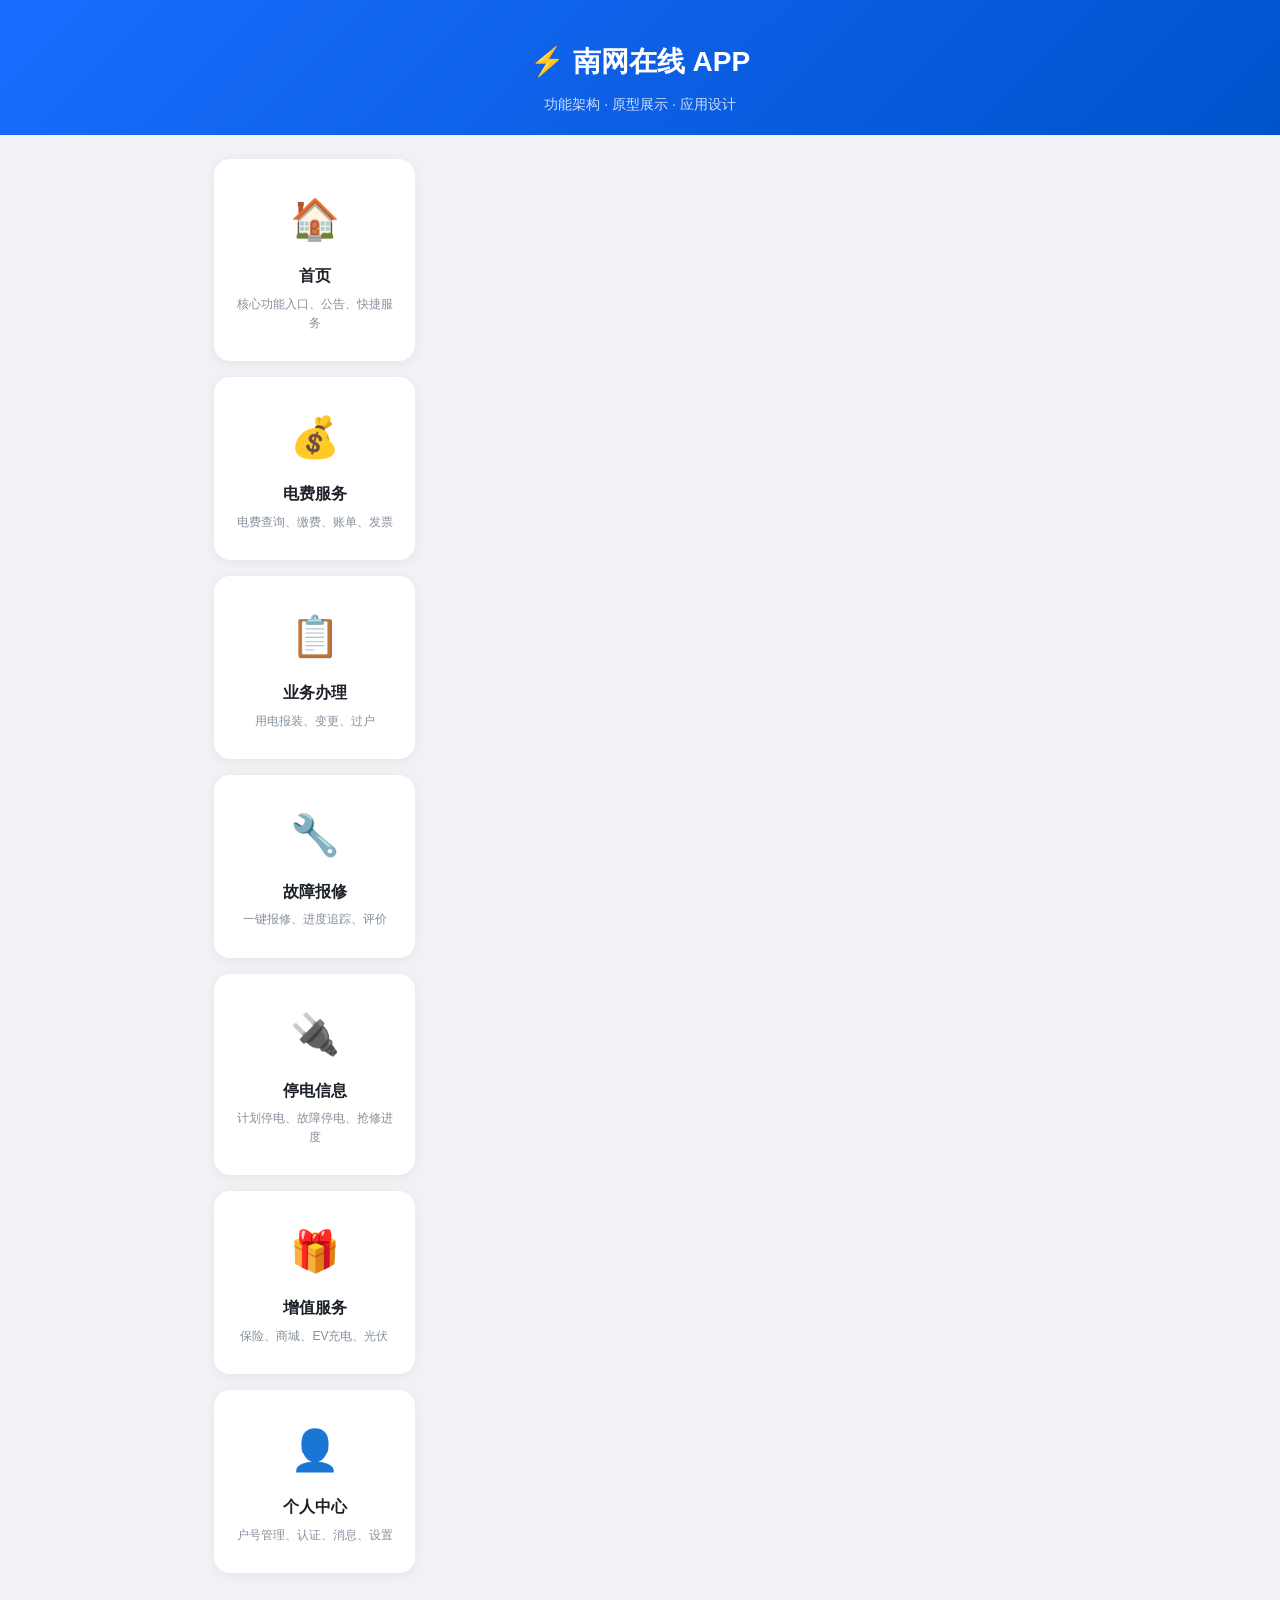
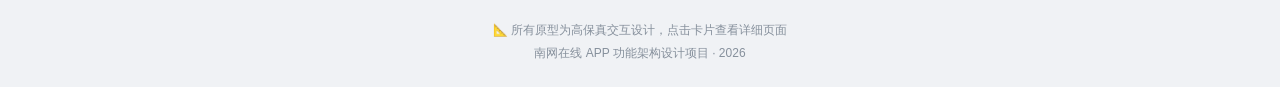
<file: prototypes/index.html>
<!DOCTYPE html>
<html lang="zh-CN">
<head>
  <meta charset="UTF-8">
  <meta name="viewport" content="width=device-width, initial-scale=1.0">
  <title>南网在线 APP — 原型导航</title>
  <link rel="stylesheet" href="../assets/style.css">
  <style>
    body { background: #f0f2f5; }
    .header {
      text-align: center;
      padding: 40px 20px 20px;
      background: linear-gradient(135deg, #1a6dff, #0052cc);
      color: white;
    }
    .header h1 { font-size: 28px; font-weight: 700; margin-bottom: 8px; }
    .header p { font-size: 14px; opacity: 0.8; }
    .page-grid { padding: 24px; max-width: 900px; margin: 0 auto; }
    .page-grid .grid { display: grid; grid-template-columns: repeat(auto-fill, minmax(200px, 1fr)); gap: 16px; }
    .page-card {
      background: white; border-radius: 16px; padding: 28px 20px;
      text-align: center; box-shadow: 0 2px 12px rgba(0,0,0,0.06);
      cursor: pointer; transition: all 0.3s; text-decoration: none; color: #1d2129;
      display: block;
    }
    .page-card:hover { transform: translateY(-6px); box-shadow: 0 12px 32px rgba(0,0,0,0.12); }
    .page-card .emoji { font-size: 40px; margin-bottom: 12px; display: block; }
    .page-card .name { font-size: 16px; font-weight: 600; margin-bottom: 6px; }
    .page-card .desc { font-size: 12px; color: #86909c; }
    .footer { text-align: center; padding: 24px; color: #86909c; font-size: 12px; }
  </style>
</head>
<body>
  <div class="header">
    <h1>⚡ 南网在线 APP</h1>
    <p>功能架构 · 原型展示 · 应用设计</p>
  </div>

  <div class="page-grid">
    <div class="grid">
      <a class="page-card" href="home.html">
        <span class="emoji">🏠</span>
        <div class="name">首页</div>
        <div class="desc">核心功能入口、公告、快捷服务</div>
      </a>
      <a class="page-card" href="billing.html">
        <span class="emoji">💰</span>
        <div class="name">电费服务</div>
        <div class="desc">电费查询、缴费、账单、发票</div>
      </a>
      <a class="page-card" href="service.html">
        <span class="emoji">📋</span>
        <div class="name">业务办理</div>
        <div class="desc">用电报装、变更、过户</div>
      </a>
      <a class="page-card" href="repair.html">
        <span class="emoji">🔧</span>
        <div class="name">故障报修</div>
        <div class="desc">一键报修、进度追踪、评价</div>
      </a>
      <a class="page-card" href="outage.html">
        <span class="emoji">🔌</span>
        <div class="name">停电信息</div>
        <div class="desc">计划停电、故障停电、抢修进度</div>
      </a>
      <a class="page-card" href="value-added.html">
        <span class="emoji">🎁</span>
        <div class="name">增值服务</div>
        <div class="desc">保险、商城、EV充电、光伏</div>
      </a>
      <a class="page-card" href="profile.html">
        <span class="emoji">👤</span>
        <div class="name">个人中心</div>
        <div class="desc">户号管理、认证、消息、设置</div>
      </a>
    </div>
  </div>

  <div class="footer">
    <p>📐 所有原型为高保真交互设计，点击卡片查看详细页面</p>
    <p style="margin-top:4px">南网在线 APP 功能架构设计项目 · 2026</p>
  </div>
</body>
</html>
</file>
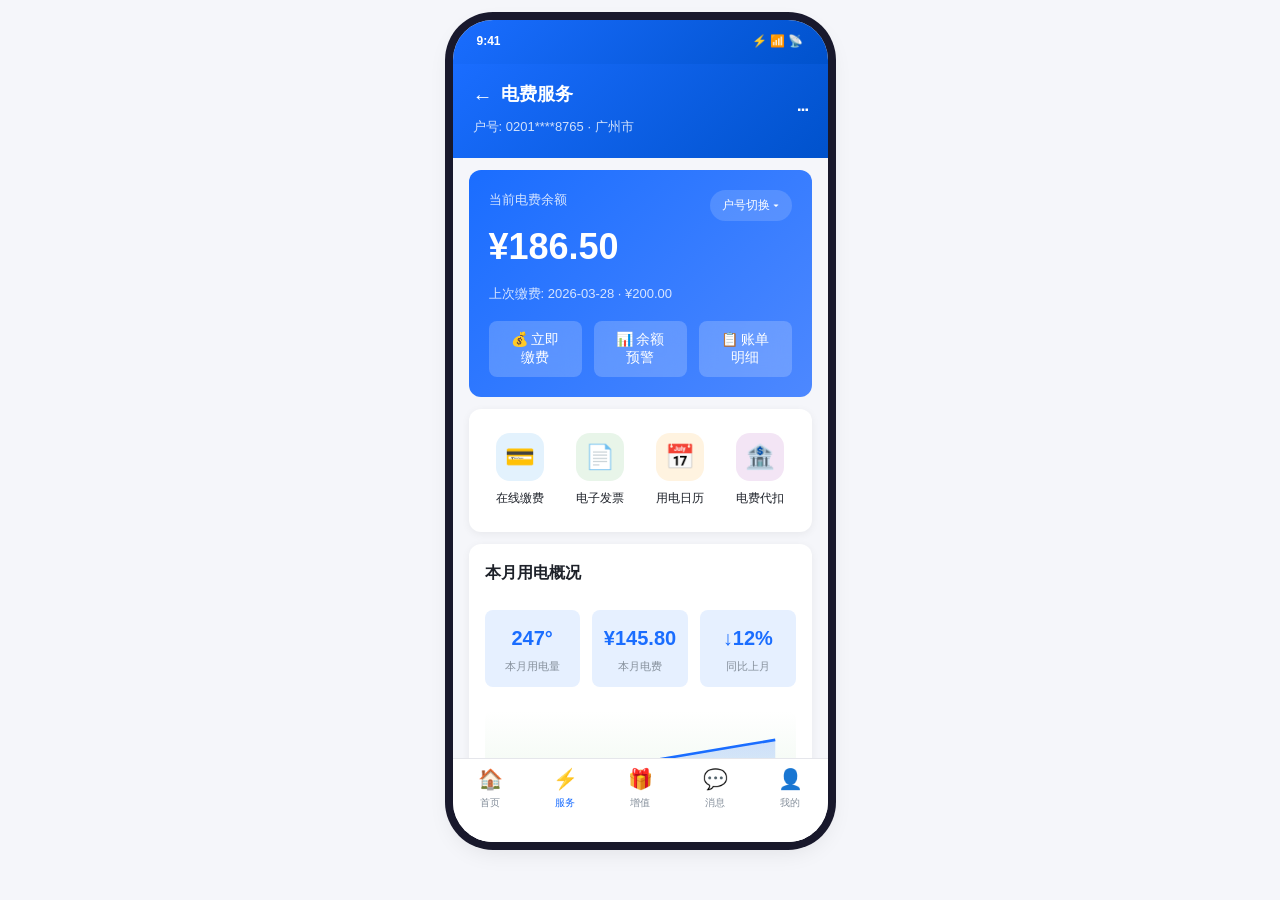
<file: prototypes/billing.html>
<!DOCTYPE html>
<html lang="zh-CN">
<head>
  <meta charset="UTF-8">
  <meta name="viewport" content="width=device-width, initial-scale=1.0">
  <title>电费服务 — 南网在线</title>
  <link rel="stylesheet" href="../assets/style.css">
</head>
<body>
  <div class="phone-frame">
    <div class="status-bar"><span>9:41</span><span>⚡ 📶 📡</span></div>

    <div class="nav-bar" style="display:flex;align-items:center;justify-content:space-between;">
      <div>
        <div style="display:flex;align-items:center;gap:8px;">
          <span style="font-size:20px;cursor:pointer;">←</span>
          <h1 style="font-size:18px;">电费服务</h1>
        </div>
        <div class="subtitle" style="margin-top:4px;">户号: 0201****8765 · 广州市</div>
      </div>
      <div style="font-size:20px;cursor:pointer;">⋯</div>
    </div>

    <div class="phone-content">
      <!-- Billing Card -->
      <div class="billing-card" style="background:linear-gradient(135deg, #1a6dff 0%, #4d88ff 100%);">
        <div style="display:flex;justify-content:space-between;align-items:flex-start;">
          <div>
            <div class="label">当前电费余额</div>
            <div class="amount">¥186.50</div>
            <div class="label">上次缴费: 2026-03-28 · ¥200.00</div>
          </div>
          <div style="background:rgba(255,255,255,0.15);padding:6px 12px;border-radius:20px;font-size:12px;">
            户号切换 ▾
          </div>
        </div>
        <div class="actions">
          <button class="btn" style="flex:1;">💰 立即缴费</button>
          <button class="btn" style="flex:1;">📊 余额预警</button>
          <button class="btn" style="flex:1;">📋 账单明细</button>
        </div>
      </div>

      <!-- Quick Functions -->
      <div class="card">
        <div class="grid-menu">
          <div class="grid-item">
            <div class="icon-wrapper" style="background:#e3f2fd;">💳</div>
            <span class="label">在线缴费</span>
          </div>
          <div class="grid-item">
            <div class="icon-wrapper" style="background:#e8f5e9;">📄</div>
            <span class="label">电子发票</span>
          </div>
          <div class="grid-item">
            <div class="icon-wrapper" style="background:#fff3e0;">📅</div>
            <span class="label">用电日历</span>
          </div>
          <div class="grid-item">
            <div class="icon-wrapper" style="background:#f3e5f5;">🏦</div>
            <span class="label">电费代扣</span>
          </div>
        </div>
      </div>

      <!-- This Month Usage -->
      <div class="card">
        <div class="card-title">本月用电概况</div>
        <div class="device-info">
          <div class="info-item">
            <div class="value">247°</div>
            <div class="label">本月用电量</div>
          </div>
          <div class="info-item">
            <div class="value">¥145.80</div>
            <div class="label">本月电费</div>
          </div>
          <div class="info-item">
            <div class="value">↓12%</div>
            <div class="label">同比上月</div>
          </div>
        </div>
        <!-- Chart Area -->
        <div class="chart-placeholder" style="margin-top:12px;height:120px;background:linear-gradient(0deg, #e8f5e9 0%, transparent 100%);position:relative;overflow:hidden;">
          <svg viewBox="0 0 300 100" style="width:100%;height:100%;position:absolute;top:0;left:0;">
            <polyline fill="none" stroke="#1a6dff" stroke-width="2.5" points="10,80 40,70 70,60 100,50 130,55 160,40 190,35 220,30 250,25 280,20" />
            <polyline fill="url(#grad)" stroke="none" points="10,80 40,70 70,60 100,50 130,55 160,40 190,35 220,30 250,25 280,20 280,100 10,100" opacity="0.2"/>
            <defs><linearGradient id="grad" x1="0" y1="0" x2="0" y2="1"><stop offset="0%" stop-color="#1a6dff"/><stop offset="100%" stop-color="#1a6dff" stop-opacity="0"/></linearGradient></defs>
          </svg>
        </div>
        <div style="display:flex;justify-content:space-between;margin-top:8px;font-size:11px;color:var(--text-secondary);">
          <span>3/1</span><span>3/7</span><span>3/14</span><span>3/21</span><span>3/28</span><span>今日</span>
        </div>
      </div>

      <!-- Billing History -->
      <div class="card">
        <div class="card-title">历史账单 <span class="more">全部 ›</span></div>
        <div class="list-item" style="margin:-16px;border-radius:0;">
          <div class="item-icon" style="background:#e3f2fd;">📋</div>
          <div class="item-content">
            <div class="item-title">2026年3月账单</div>
            <div class="item-desc">用电量 247° · 第二阶梯</div>
          </div>
          <div style="text-align:right;">
            <div style="font-weight:600;color:var(--primary);">¥145.80</div>
            <div class="tag tag-success" style="margin-top:4px;">已缴清</div>
          </div>
        </div>
        <div class="list-item" style="margin:-16px;border-radius:0;">
          <div class="item-icon" style="background:#e3f2fd;">📋</div>
          <div class="item-content">
            <div class="item-title">2026年2月账单</div>
            <div class="item-desc">用电量 312° · 第二阶梯</div>
          </div>
          <div style="text-align:right;">
            <div style="font-weight:600;color:var(--primary);">¥189.60</div>
            <div class="tag tag-success" style="margin-top:4px;">已缴清</div>
          </div>
        </div>
        <div class="list-item" style="margin:-16px;margin-bottom:-16px;border-radius:0 0 12px 12px;">
          <div class="item-icon" style="background:#e3f2fd;">📋</div>
          <div class="item-content">
            <div class="item-title">2026年1月账单</div>
            <div class="item-desc">用电量 398° · 第三阶梯</div>
          </div>
          <div style="text-align:right;">
            <div style="font-weight:600;color:var(--primary);">¥268.70</div>
            <div class="tag tag-success" style="margin-top:4px;">已缴清</div>
          </div>
        </div>
      </div>

      <!-- Payment Methods -->
      <div class="card">
        <div class="card-title">缴费方式</div>
        <div style="display:flex;gap:12px;">
          <div style="flex:1;text-align:center;padding:12px;background:#f5f6fa;border-radius:10px;cursor:pointer;">
            <div style="font-size:28px;margin-bottom:4px;">💚</div>
            <div style="font-size:12px;font-weight:500;">微信支付</div>
          </div>
          <div style="flex:1;text-align:center;padding:12px;background:#f5f6fa;border-radius:10px;cursor:pointer;">
            <div style="font-size:28px;margin-bottom:4px;">🔵</div>
            <div style="font-size:12px;font-weight:500;">支付宝</div>
          </div>
          <div style="flex:1;text-align:center;padding:12px;background:#f5f6fa;border-radius:10px;cursor:pointer;">
            <div style="font-size:28px;margin-bottom:4px;">🏦</div>
            <div style="font-size:12px;font-weight:500;">银联支付</div>
          </div>
          <div style="flex:1;text-align:center;padding:12px;background:#f5f6fa;border-radius:10px;cursor:pointer;">
            <div style="font-size:28px;margin-bottom:4px;">🔄</div>
            <div style="font-size:12px;font-weight:500;">自动代扣</div>
          </div>
        </div>
      </div>

      <div style="height:20px;"></div>
    </div>

    <div class="tab-bar">
      <div class="tab-item"><div class="tab-icon">🏠</div><span>首页</span></div>
      <div class="tab-item active"><div class="tab-icon">⚡</div><span>服务</span></div>
      <div class="tab-item"><div class="tab-icon">🎁</div><span>增值</span></div>
      <div class="tab-item"><div class="tab-icon">💬</div><span>消息</span></div>
      <div class="tab-item"><div class="tab-icon">👤</div><span>我的</span></div>
    </div>
  </div>
</body>
</html>
</file>
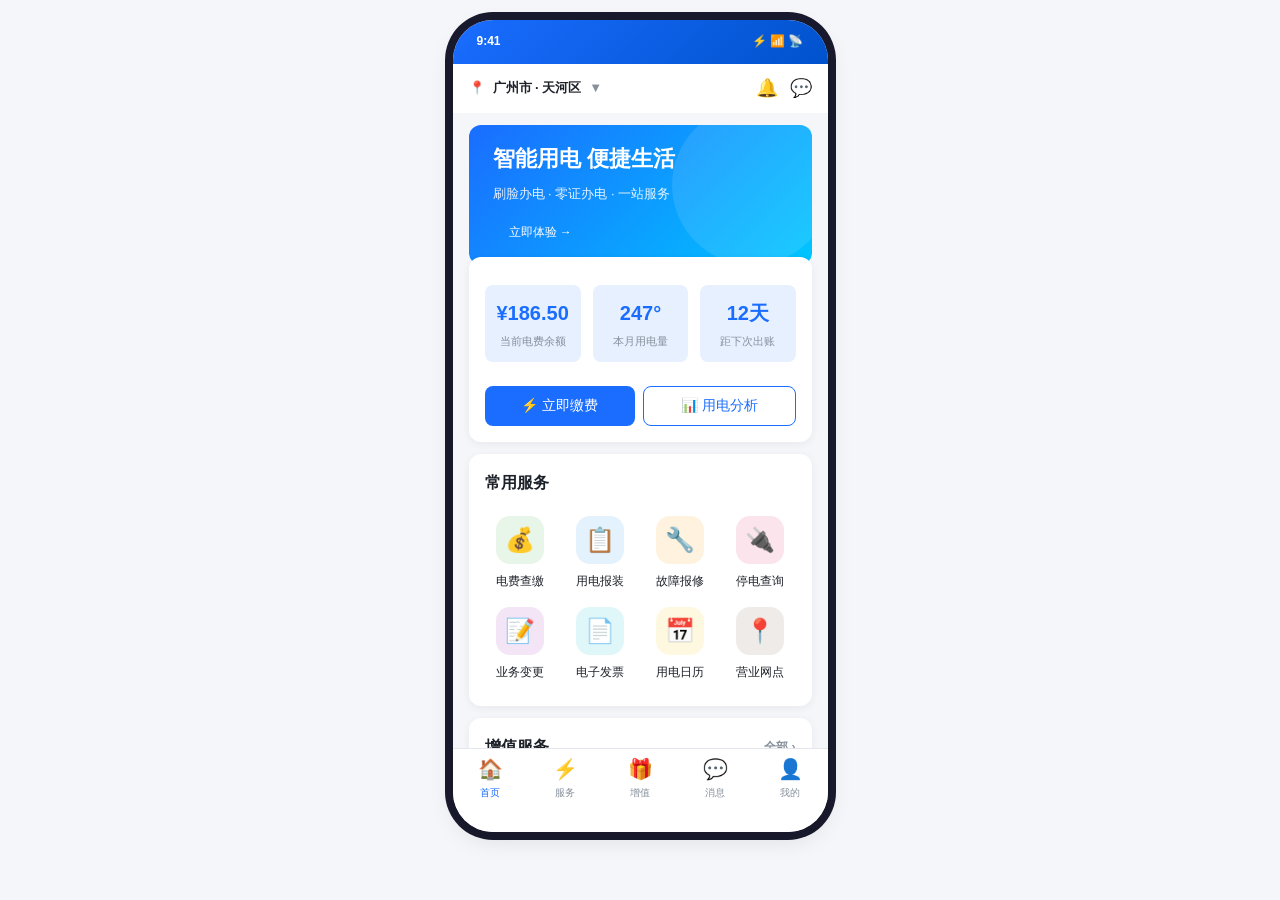
<file: prototypes/home.html>
<!DOCTYPE html>
<html lang="zh-CN">
<head>
  <meta charset="UTF-8">
  <meta name="viewport" content="width=device-width, initial-scale=1.0">
  <title>首页 — 南网在线</title>
  <link rel="stylesheet" href="../assets/style.css">
</head>
<body>
  <div class="phone-frame">
    <div class="status-bar">
      <span>9:41</span>
      <span>⚡ 📶 📡</span>
    </div>

    <div class="phone-content">
      <!-- Location Bar -->
      <div style="background:white;padding:10px 16px;display:flex;align-items:center;justify-content:space-between;font-size:13px;">
        <div class="flex gap-sm" style="align-items:center">
          <span>📍</span>
          <span style="font-weight:600">广州市 · 天河区</span>
          <span style="color:var(--text-secondary)">▼</span>
        </div>
        <div class="flex gap-md" style="font-size:18px;">
          <span style="cursor:pointer">🔔</span>
          <span style="cursor:pointer">💬</span>
        </div>
      </div>

      <!-- Banner -->
      <div class="banner" style="background:linear-gradient(135deg, #1a6dff 0%, #00c6ff 100%);">
        <div>
          <h2>智能用电 便捷生活</h2>
          <p>刷脸办电 · 零证办电 · 一站服务</p>
          <div class="btn" style="margin-top:12px;font-size:12px;padding:6px 16px;">立即体验 →</div>
        </div>
        <div class="decoration"></div>
      </div>

      <!-- Quick Stats -->
      <div class="card" style="margin-top:-20px;position:relative;z-index:1;">
        <div class="device-info">
          <div class="info-item">
            <div class="value">¥186.50</div>
            <div class="label">当前电费余额</div>
          </div>
          <div class="info-item">
            <div class="value">247°</div>
            <div class="label">本月用电量</div>
          </div>
          <div class="info-item">
            <div class="value">12天</div>
            <div class="label">距下次出账</div>
          </div>
        </div>
        <div style="display:flex;gap:8px;margin-top:12px;">
          <button class="btn btn-primary btn-block" style="flex:1;">⚡ 立即缴费</button>
          <button class="btn btn-outline btn-block" style="flex:1;">📊 用电分析</button>
        </div>
      </div>

      <!-- Main Menu -->
      <div class="card">
        <div class="card-title">常用服务</div>
        <div class="grid-menu">
          <div class="grid-item">
            <div class="icon-wrapper" style="background:#e8f5e9;">💰</div>
            <span class="label">电费查缴</span>
          </div>
          <div class="grid-item">
            <div class="icon-wrapper" style="background:#e3f2fd;">📋</div>
            <span class="label">用电报装</span>
          </div>
          <div class="grid-item">
            <div class="icon-wrapper" style="background:#fff3e0;">🔧</div>
            <span class="label">故障报修</span>
          </div>
          <div class="grid-item">
            <div class="icon-wrapper" style="background:#fce4ec;">🔌</div>
            <span class="label">停电查询</span>
          </div>
          <div class="grid-item">
            <div class="icon-wrapper" style="background:#f3e5f5;">📝</div>
            <span class="label">业务变更</span>
          </div>
          <div class="grid-item">
            <div class="icon-wrapper" style="background:#e0f7fa;">📄</div>
            <span class="label">电子发票</span>
          </div>
          <div class="grid-item">
            <div class="icon-wrapper" style="background:#fff8e1;">📅</div>
            <span class="label">用电日历</span>
          </div>
          <div class="grid-item">
            <div class="icon-wrapper" style="background:#efebe9;">📍</div>
            <span class="label">营业网点</span>
          </div>
        </div>
      </div>

      <!-- More Services -->
      <div class="card">
        <div class="card-title">增值服务 <span class="more">全部 ›</span></div>
        <div class="grid-menu" style="grid-template-columns:repeat(5,1fr);">
          <div class="grid-item">
            <div class="icon-wrapper" style="background:#e8f5e9;font-size:20px;">🛡️</div>
            <span class="label">保险超市</span>
          </div>
          <div class="grid-item">
            <div class="icon-wrapper" style="background:#fff3e0;font-size:20px;">🛒</div>
            <span class="label">扶贫商城</span>
          </div>
          <div class="grid-item">
            <div class="icon-wrapper" style="background:#e3f2fd;font-size:20px;">🚗</div>
            <span class="label">电动汽车</span>
          </div>
          <div class="grid-item">
            <div class="icon-wrapper" style="background:#fce4ec;font-size:20px;">🍳</div>
            <span class="label">电气厨房</span>
          </div>
          <div class="grid-item">
            <div class="icon-wrapper" style="background:#f1f8e9;font-size:20px;">☀️</div>
            <span class="label">光伏管家</span>
          </div>
        </div>
      </div>

      <!-- Announcements -->
      <div class="card">
        <div class="card-title">公告通知 <span class="more">更多 ›</span></div>
        <div class="list-item" style="margin:-16px;margin-bottom:0;border-radius:0;">
          <div class="item-icon" style="background:#fff3e0;">📢</div>
          <div class="item-content">
            <div class="item-title">4月15日计划停电通知</div>
            <div class="item-desc">天河区部分区域计划停电检修，预计恢复时间18:00</div>
          </div>
          <span class="tag tag-warning">通知</span>
        </div>
        <div class="list-item" style="margin:-16px;margin-bottom:-16px;margin-top:0;border-radius:0 0 12px 12px;">
          <div class="item-icon" style="background:#e8f5e9;">🎉</div>
          <div class="item-content">
            <div class="item-title">缴电费享优惠 最高立减50元</div>
            <div class="item-desc">微信支付缴电费满200减5，限前10万名</div>
          </div>
          <span class="tag tag-success">活动</span>
        </div>
      </div>

      <!-- Power Outage Alert -->
      <div class="card" style="background:linear-gradient(135deg, #fff5f5, #fff0f0);border:1px solid #ffccc7;">
        <div style="display:flex;align-items:center;gap:8px;margin-bottom:8px;">
          <span style="font-size:18px;">⚠️</span>
          <span style="font-weight:600;color:#cf1322;">停电提醒</span>
        </div>
        <p style="font-size:13px;color:#86909c;">
          您所在区域（天河区XX路）计划于 4月15日 09:00-18:00 进行线路检修，届时将暂停供电。给您带来不便，敬请谅解。
        </p>
        <div style="margin-top:12px;display:flex;gap:8px;">
          <span class="tag tag-danger">计划停电</span>
          <span class="tag tag-primary">查看详情</span>
        </div>
      </div>

      <div style="height:20px;"></div>
    </div>

    <!-- Tab Bar -->
    <div class="tab-bar">
      <div class="tab-item active">
        <div class="tab-icon">🏠</div>
        <span>首页</span>
      </div>
      <div class="tab-item">
        <div class="tab-icon">⚡</div>
        <span>服务</span>
      </div>
      <div class="tab-item">
        <div class="tab-icon">🎁</div>
        <span>增值</span>
      </div>
      <div class="tab-item">
        <div class="tab-icon">💬</div>
        <span>消息</span>
      </div>
      <div class="tab-item">
        <div class="tab-icon">👤</div>
        <span>我的</span>
      </div>
    </div>
  </div>
</body>
</html>
</file>
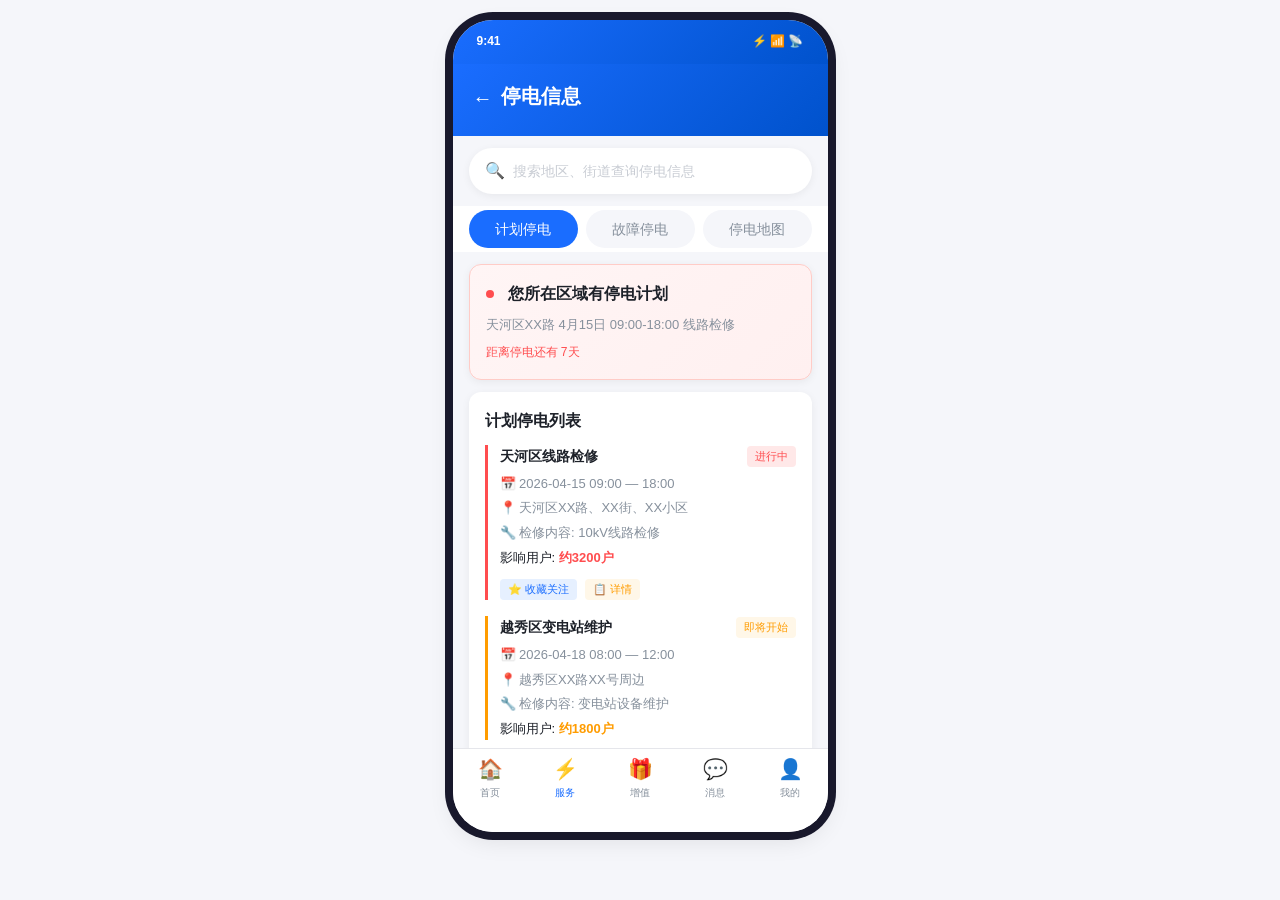
<file: prototypes/outage.html>
<!DOCTYPE html>
<html lang="zh-CN">
<head>
  <meta charset="UTF-8">
  <meta name="viewport" content="width=device-width, initial-scale=1.0">
  <title>停电信息 — 南网在线</title>
  <link rel="stylesheet" href="../assets/style.css">
</head>
<body>
  <div class="phone-frame">
    <div class="status-bar"><span>9:41</span><span>⚡ 📶 📡</span></div>

    <div class="nav-bar">
      <div style="display:flex;align-items:center;gap:8px;">
        <span style="font-size:20px;cursor:pointer;">←</span>
        <h1>停电信息</h1>
      </div>
    </div>

    <div class="phone-content">
      <!-- Search -->
      <div style="padding:12px 16px;">
        <div style="background:white;padding:10px 16px;border-radius:24px;display:flex;align-items:center;gap:8px;box-shadow:var(--shadow);">
          <span>🔍</span>
          <span style="color:var(--text-placeholder);font-size:14px;">搜索地区、街道查询停电信息</span>
        </div>
      </div>

      <!-- Tabs -->
      <div style="display:flex;background:white;padding:4px 16px;gap:8px;">
        <div style="flex:1;text-align:center;padding:8px;background:var(--primary);color:white;border-radius:20px;font-size:14px;font-weight:500;">计划停电</div>
        <div style="flex:1;text-align:center;padding:8px;background:#f5f6fa;border-radius:20px;font-size:14px;color:var(--text-secondary);">故障停电</div>
        <div style="flex:1;text-align:center;padding:8px;background:#f5f6fa;border-radius:20px;font-size:14px;color:var(--text-secondary);">停电地图</div>
      </div>

      <!-- Current Outage Alert -->
      <div class="card" style="background:linear-gradient(135deg, #fff5f5, #fff0f0);border:1px solid #ffccc7;margin-top:12px;">
        <div style="display:flex;align-items:center;gap:8px;margin-bottom:8px;">
          <span class="status-dot danger"></span>
          <span style="font-weight:600;">您所在区域有停电计划</span>
        </div>
        <p style="font-size:13px;color:var(--text-secondary);">
          天河区XX路 4月15日 09:00-18:00 线路检修
        </p>
        <div style="margin-top:8px;font-size:12px;color:var(--danger);">
          距离停电还有 7天
        </div>
      </div>

      <!-- Outage List -->
      <div class="card">
        <div class="card-title">计划停电列表</div>
        
        <div style="border-left:3px solid var(--danger);padding-left:12px;margin-bottom:16px;">
          <div style="display:flex;justify-content:space-between;align-items:center;">
            <span style="font-weight:600;font-size:14px;">天河区线路检修</span>
            <span class="tag tag-danger">进行中</span>
          </div>
          <div style="font-size:13px;color:var(--text-secondary);margin-top:6px;">
            📅 2026-04-15 09:00 — 18:00
          </div>
          <div style="font-size:13px;color:var(--text-secondary);margin-top:4px;">
            📍 天河区XX路、XX街、XX小区
          </div>
          <div style="font-size:13px;color:var(--text-secondary);margin-top:4px;">
            🔧 检修内容: 10kV线路检修
          </div>
          <div style="font-size:13px;margin-top:4px;">
            影响用户: <span style="color:var(--danger);font-weight:600;">约3200户</span>
          </div>
          <div style="display:flex;gap:8px;margin-top:10px;">
            <span class="tag tag-primary" style="cursor:pointer;">⭐ 收藏关注</span>
            <span class="tag tag-warning" style="cursor:pointer;">📋 详情</span>
          </div>
        </div>

        <div style="border-left:3px solid var(--warning);padding-left:12px;margin-bottom:16px;">
          <div style="display:flex;justify-content:space-between;align-items:center;">
            <span style="font-weight:600;font-size:14px;">越秀区变电站维护</span>
            <span class="tag tag-warning">即将开始</span>
          </div>
          <div style="font-size:13px;color:var(--text-secondary);margin-top:6px;">
            📅 2026-04-18 08:00 — 12:00
          </div>
          <div style="font-size:13px;color:var(--text-secondary);margin-top:4px;">
            📍 越秀区XX路XX号周边
          </div>
          <div style="font-size:13px;color:var(--text-secondary);margin-top:4px;">
            🔧 检修内容: 变电站设备维护
          </div>
          <div style="font-size:13px;margin-top:4px;">
            影响用户: <span style="color:var(--warning);font-weight:600;">约1800户</span>
          </div>
        </div>

        <div style="border-left:3px solid var(--border);padding-left:12px;">
          <div style="display:flex;justify-content:space-between;align-items:center;">
            <span style="font-weight:600;font-size:14px;">番禺区电网改造</span>
            <span class="tag tag-primary">已计划</span>
          </div>
          <div style="font-size:13px;color:var(--text-secondary);margin-top:6px;">
            📅 2026-04-22 06:00 — 20:00
          </div>
          <div style="font-size:13px;color:var(--text-secondary);margin-top:4px;">
            📍 番禺区XX镇全域
          </div>
          <div style="font-size:13px;color:var(--text-secondary);margin-top:4px;">
            🔧 检修内容: 农网升级改造
          </div>
          <div style="font-size:13px;margin-top:4px;">
            影响用户: <span style="font-weight:600;">约8500户</span>
          </div>
        </div>
      </div>

      <!-- Outage Map Preview -->
      <div class="card">
        <div class="card-title">停电地图</div>
        <div style="height:200px;background:linear-gradient(135deg, #e8f4fd, #d4eaf7);border-radius:10px;display:flex;align-items:center;justify-content:center;position:relative;overflow:hidden;">
          <!-- Simulated Map -->
          <div style="position:absolute;width:100%;height:100%;">
            <div style="position:absolute;top:30%;left:20%;width:60px;height:40px;background:rgba(255,77,79,0.3);border-radius:8px;border:2px solid #ff4d4f;display:flex;align-items:center;justify-content:center;">
              <span style="font-size:10px;color:#ff4d4f;font-weight:600;">天河区</span>
            </div>
            <div style="position:absolute;top:50%;left:45%;width:50px;height:35px;background:rgba(255,156,0,0.3);border-radius:8px;border:2px solid #ff9c00;display:flex;align-items:center;justify-content:center;">
              <span style="font-size:10px;color:#ff9c00;font-weight:600;">越秀区</span>
            </div>
            <div style="position:absolute;top:60%;left:60%;width:70px;height:45px;background:rgba(255,77,79,0.3);border-radius:8px;border:2px solid #ff4d4f;display:flex;align-items:center;justify-content:center;">
              <span style="font-size:10px;color:#ff4d4f;font-weight:600;">番禺区</span>
            </div>
          </div>
          <div style="position:relative;z-index:1;background:white;padding:6px 12px;border-radius:16px;font-size:12px;box-shadow:var(--shadow);">
            📍 点击查看详细停电区域
          </div>
        </div>
        <div style="display:flex;gap:16px;justify-content:center;margin-top:12px;font-size:12px;">
          <div class="flex gap-sm" style="align-items:center;">
            <div style="width:12px;height:12px;background:#ff4d4f;border-radius:3px;"></div>
            <span>当前停电</span>
          </div>
          <div class="flex gap-sm" style="align-items:center;">
            <div style="width:12px;height:12px;background:#ff9c00;border-radius:3px;"></div>
            <span>即将停电</span>
          </div>
          <div class="flex gap-sm" style="align-items:center;">
            <div style="width:12px;height:12px;background:#00b578;border-radius:3px;"></div>
            <span>正常供电</span>
          </div>
        </div>
      </div>

      <div style="height:20px;"></div>
    </div>

    <div class="tab-bar">
      <div class="tab-item"><div class="tab-icon">🏠</div><span>首页</span></div>
      <div class="tab-item active"><div class="tab-icon">⚡</div><span>服务</span></div>
      <div class="tab-item"><div class="tab-icon">🎁</div><span>增值</span></div>
      <div class="tab-item"><div class="tab-icon">💬</div><span>消息</span></div>
      <div class="tab-item"><div class="tab-icon">👤</div><span>我的</span></div>
    </div>
  </div>
</body>
</html>
</file>
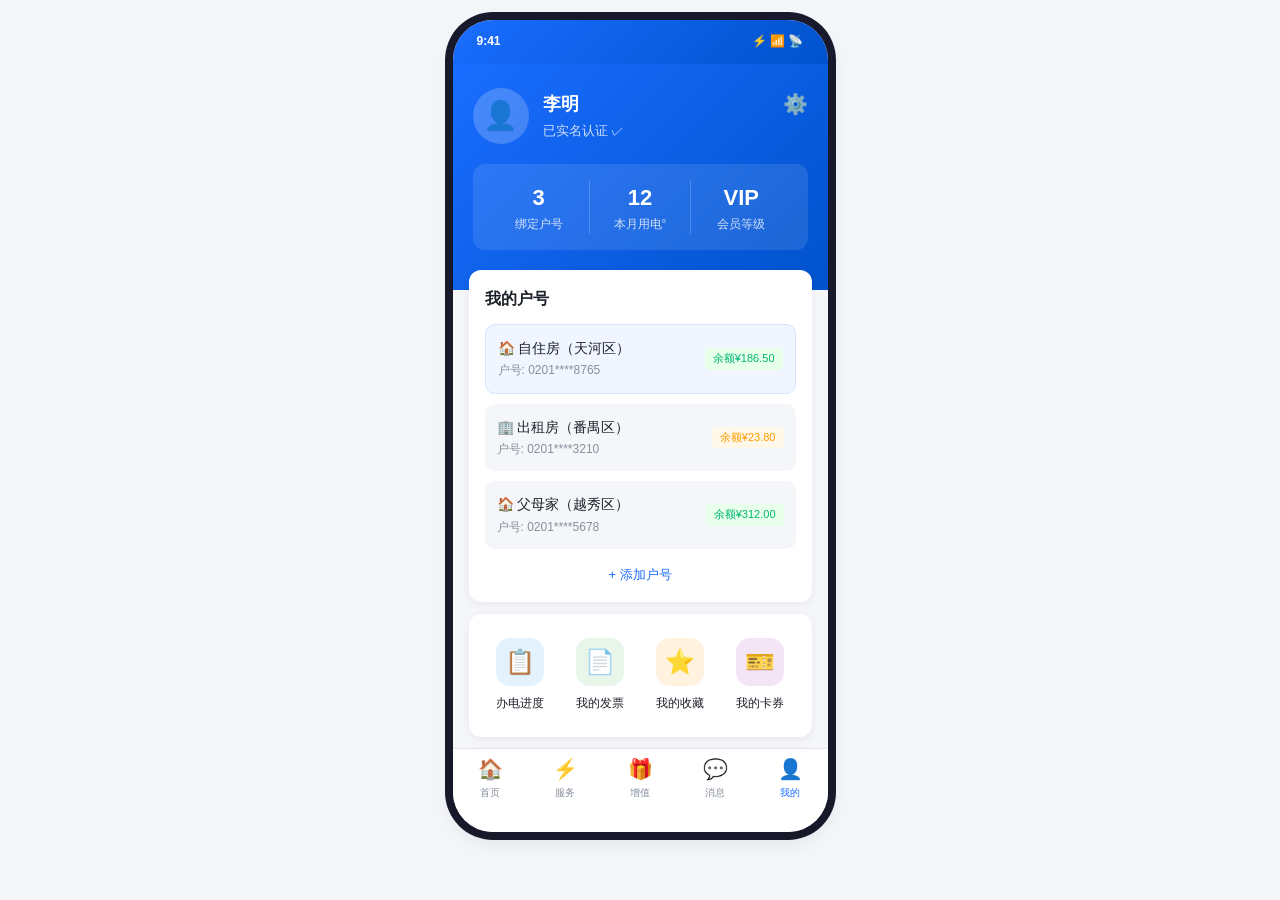
<file: prototypes/profile.html>
<!DOCTYPE html>
<html lang="zh-CN">
<head>
  <meta charset="UTF-8">
  <meta name="viewport" content="width=device-width, initial-scale=1.0">
  <title>个人中心 — 南网在线</title>
  <link rel="stylesheet" href="../assets/style.css">
</head>
<body>
  <div class="phone-frame">
    <div class="status-bar"><span>9:41</span><span>⚡ 📶 📡</span></div>

    <div class="phone-content" style="padding-bottom:100px;">
      <!-- Profile Header -->
      <div style="background:linear-gradient(135deg, #1a6dff 0%, #0052cc 100%);padding:24px 20px 40px;color:white;position:relative;">
        <div style="display:flex;justify-content:space-between;align-items:flex-start;">
          <div style="display:flex;gap:14px;align-items:center;">
            <div style="width:56px;height:56px;border-radius:50%;background:rgba(255,255,255,0.2);display:flex;align-items:center;justify-content:center;font-size:28px;">👤</div>
            <div>
              <div style="font-size:18px;font-weight:600;">李明</div>
              <div style="font-size:13px;opacity:0.8;margin-top:2px;">已实名认证 ✓</div>
            </div>
          </div>
          <div style="font-size:20px;cursor:pointer;">⚙️</div>
        </div>

        <!-- Account Stats -->
        <div style="display:flex;margin-top:20px;background:rgba(255,255,255,0.1);border-radius:12px;padding:16px;">
          <div style="flex:1;text-align:center;">
            <div style="font-size:22px;font-weight:700;">3</div>
            <div style="font-size:12px;opacity:0.8;">绑定户号</div>
          </div>
          <div style="width:1px;background:rgba(255,255,255,0.2);"></div>
          <div style="flex:1;text-align:center;">
            <div style="font-size:22px;font-weight:700;">12</div>
            <div style="font-size:12px;opacity:0.8;">本月用电°</div>
          </div>
          <div style="width:1px;background:rgba(255,255,255,0.2);"></div>
          <div style="flex:1;text-align:center;">
            <div style="font-size:22px;font-weight:700;">VIP</div>
            <div style="font-size:12px;opacity:0.8;">会员等级</div>
          </div>
        </div>
      </div>

      <!-- My Accounts -->
      <div class="card" style="margin-top:-20px;position:relative;z-index:1;">
        <div class="card-title">我的户号</div>
        <div style="display:flex;flex-direction:column;gap:10px;">
          <div style="padding:12px;background:#f0f5ff;border-radius:10px;border:1px solid #d6e4ff;cursor:pointer;">
            <div style="display:flex;justify-content:space-between;align-items:center;">
              <div>
                <div style="font-size:14px;font-weight:500;">🏠 自住房（天河区）</div>
                <div style="font-size:12px;color:var(--text-secondary);margin-top:2px;">户号: 0201****8765</div>
              </div>
              <span class="tag tag-success">余额¥186.50</span>
            </div>
          </div>
          <div style="padding:12px;background:#f5f6fa;border-radius:10px;cursor:pointer;">
            <div style="display:flex;justify-content:space-between;align-items:center;">
              <div>
                <div style="font-size:14px;font-weight:500;">🏢 出租房（番禺区）</div>
                <div style="font-size:12px;color:var(--text-secondary);margin-top:2px;">户号: 0201****3210</div>
              </div>
              <span class="tag tag-warning">余额¥23.80</span>
            </div>
          </div>
          <div style="padding:12px;background:#f5f6fa;border-radius:10px;cursor:pointer;">
            <div style="display:flex;justify-content:space-between;align-items:center;">
              <div>
                <div style="font-size:14px;font-weight:500;">🏠 父母家（越秀区）</div>
                <div style="font-size:12px;color:var(--text-secondary);margin-top:2px;">户号: 0201****5678</div>
              </div>
              <span class="tag tag-success">余额¥312.00</span>
            </div>
          </div>
        </div>
        <div style="text-align:center;margin-top:12px;">
          <span style="color:var(--primary);font-size:13px;cursor:pointer;">+ 添加户号</span>
        </div>
      </div>

      <!-- Quick Actions -->
      <div class="card">
        <div class="grid-menu">
          <div class="grid-item">
            <div class="icon-wrapper" style="background:#e3f2fd;">📋</div>
            <span class="label">办电进度</span>
          </div>
          <div class="grid-item">
            <div class="icon-wrapper" style="background:#e8f5e9;">📄</div>
            <span class="label">我的发票</span>
          </div>
          <div class="grid-item">
            <div class="icon-wrapper" style="background:#fff3e0;">⭐</div>
            <span class="label">我的收藏</span>
          </div>
          <div class="grid-item">
            <div class="icon-wrapper" style="background:#f3e5f5;">🎫</div>
            <span class="label">我的卡券</span>
          </div>
        </div>
      </div>

      <!-- Messages -->
      <div class="card">
        <div class="card-title">消息通知 <span class="tag tag-danger" style="font-size:10px;padding:1px 6px;">3</span></div>
        <div class="list-item" style="margin:-16px;border-radius:0;">
          <div class="item-icon" style="background:#e8f5e9;">📢</div>
          <div class="item-content">
            <div class="item-title">停电通知</div>
            <div class="item-desc">您所在区域4月15日有计划停电</div>
          </div>
          <span class="text-xs text-muted">2小时前</span>
        </div>
        <div class="list-item" style="margin:-16px;border-radius:0;">
          <div class="item-icon" style="background:#fff3e0;">💰</div>
          <div class="item-content">
            <div class="item-title">缴费成功</div>
            <div class="item-desc">已成功缴纳电费¥200.00</div>
          </div>
          <span class="text-xs text-muted">昨天</span>
        </div>
        <div class="list-item" style="margin:-16px;margin-bottom:-16px;border-radius:0 0 12px 12px;">
          <div class="item-icon" style="background:#e3f2fd;">🎉</div>
          <div class="item-content">
            <div class="item-title">优惠活动</div>
            <div class="item-desc">微信缴电费满200减5元</div>
          </div>
          <span class="text-xs text-muted">3天前</span>
        </div>
      </div>

      <!-- Menu List -->
      <div class="card" style="padding:0;">
        <div class="list-item" style="margin:0;">
          <div class="item-icon" style="background:#e0f7fa;">💬</div>
          <div class="item-content">
            <div class="item-title">在线客服</div>
            <div class="item-desc">智能客服7×24小时在线</div>
          </div>
          <span class="item-arrow">›</span>
        </div>
        <div class="list-item" style="margin:0;">
          <div class="item-icon" style="background:#f1f8e9;">❓</div>
          <div class="item-content">
            <div class="item-title">帮助中心</div>
            <div class="item-desc">常见问题、使用指南</div>
          </div>
          <span class="item-arrow">›</span>
        </div>
        <div class="list-item" style="margin:0;">
          <div class="item-icon" style="background:#fce4ec;">📝</div>
          <div class="item-content">
            <div class="item-title">意见反馈</div>
            <div class="item-desc">提交问题和建议</div>
          </div>
          <span class="item-arrow">›</span>
        </div>
        <div class="list-item" style="margin:0;">
          <div class="item-icon" style="background:#f3e5f5;">🔒</div>
          <div class="item-content">
            <div class="item-title">安全中心</div>
            <div class="item-desc">密码、设备管理</div>
          </div>
          <span class="item-arrow">›</span>
        </div>
        <div class="list-item" style="margin:0;">
          <div class="item-icon" style="background:#fff8e1;">ℹ️</div>
          <div class="item-content">
            <div class="item-title">关于我们</div>
            <div class="item-desc">版本 v4.3.149 · 服务协议</div>
          </div>
          <span class="item-arrow">›</span>
        </div>
      </div>

      <div style="height:20px;"></div>
    </div>

    <div class="tab-bar">
      <div class="tab-item"><div class="tab-icon">🏠</div><span>首页</span></div>
      <div class="tab-item"><div class="tab-icon">⚡</div><span>服务</span></div>
      <div class="tab-item"><div class="tab-icon">🎁</div><span>增值</span></div>
      <div class="tab-item"><div class="tab-icon">💬</div><span>消息</span></div>
      <div class="tab-item active"><div class="tab-icon">👤</div><span>我的</span></div>
    </div>
  </div>
</body>
</html>
</file>
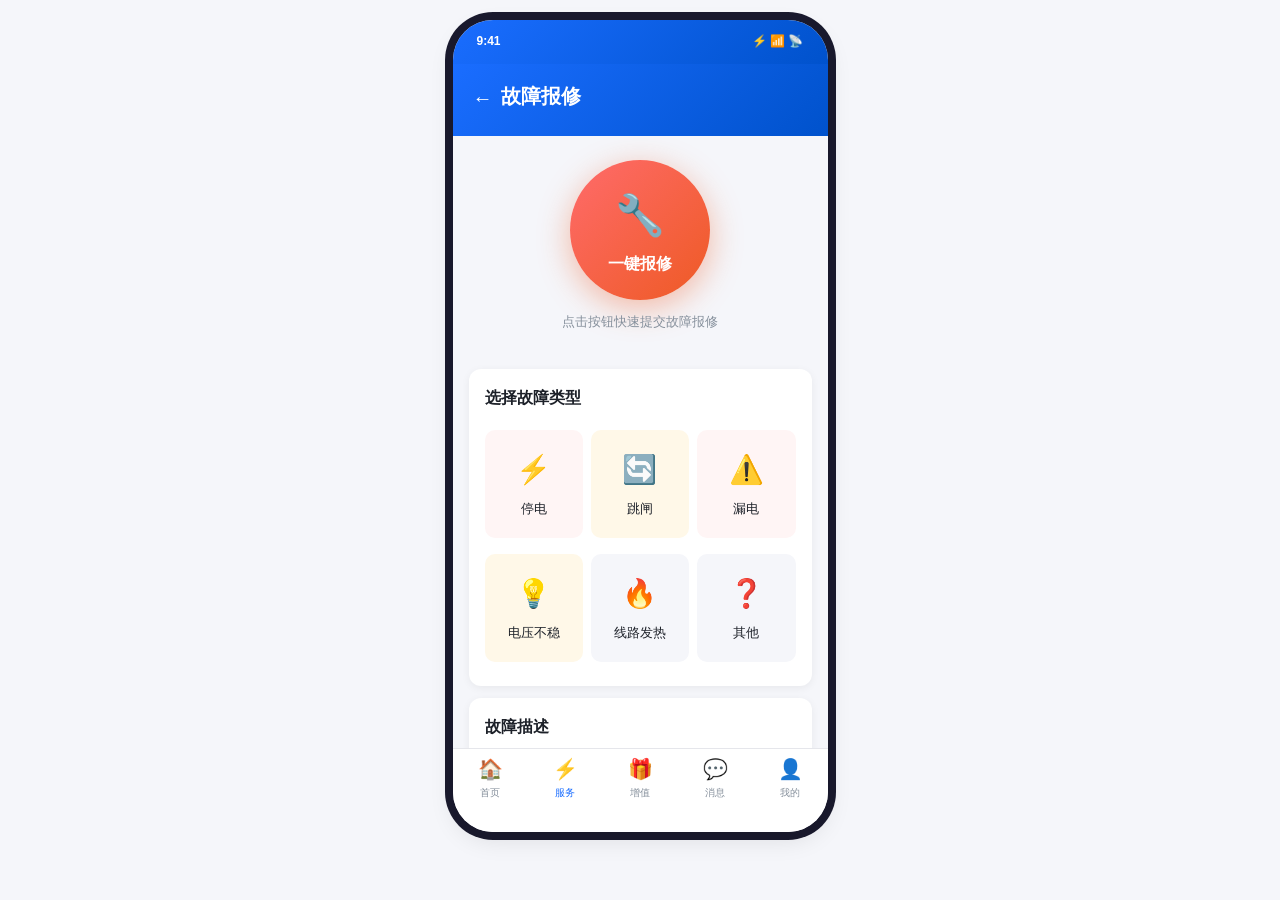
<file: prototypes/repair.html>
<!DOCTYPE html>
<html lang="zh-CN">
<head>
  <meta charset="UTF-8">
  <meta name="viewport" content="width=device-width, initial-scale=1.0">
  <title>故障报修 — 南网在线</title>
  <link rel="stylesheet" href="../assets/style.css">
</head>
<body>
  <div class="phone-frame">
    <div class="status-bar"><span>9:41</span><span>⚡ 📶 📡</span></div>

    <div class="nav-bar">
      <div style="display:flex;align-items:center;gap:8px;">
        <span style="font-size:20px;cursor:pointer;">←</span>
        <h1>故障报修</h1>
      </div>
    </div>

    <div class="phone-content">
      <!-- Emergency Button -->
      <div style="text-align:center;padding:24px 16px;">
        <div style="width:140px;height:140px;border-radius:50%;background:linear-gradient(135deg, #ff6b6b, #ee5a24);margin:0 auto;display:flex;flex-direction:column;align-items:center;justify-content:center;color:white;box-shadow:0 8px 32px rgba(238,90,36,0.4);cursor:pointer;transition:transform 0.2s;" onmouseover="this.style.transform='scale(1.05)'" onmouseout="this.style.transform='scale(1)'">
          <span style="font-size:40px;">🔧</span>
          <span style="font-size:16px;font-weight:600;margin-top:4px;">一键报修</span>
        </div>
        <p style="margin-top:12px;font-size:13px;color:var(--text-secondary);">点击按钮快速提交故障报修</p>
      </div>

      <!-- Fault Type Selection -->
      <div class="card">
        <div class="card-title">选择故障类型</div>
        <div class="grid-menu" style="grid-template-columns:repeat(3,1fr);">
          <div style="padding:16px 8px;text-align:center;background:#fff5f5;border-radius:10px;cursor:pointer;border:2px solid transparent;" onclick="this.style.borderColor='#ff4d4f'">
            <div style="font-size:28px;">⚡</div>
            <div style="font-size:13px;font-weight:500;margin-top:6px;">停电</div>
          </div>
          <div style="padding:16px 8px;text-align:center;background:#fff8e8;border-radius:10px;cursor:pointer;border:2px solid transparent;" onclick="this.style.borderColor='#ff9c00'">
            <div style="font-size:28px;">🔄</div>
            <div style="font-size:13px;font-weight:500;margin-top:6px;">跳闸</div>
          </div>
          <div style="padding:16px 8px;text-align:center;background:#fff5f5;border-radius:10px;cursor:pointer;border:2px solid transparent;" onclick="this.style.borderColor='#ff4d4f'">
            <div style="font-size:28px;">⚠️</div>
            <div style="font-size:13px;font-weight:500;margin-top:6px;">漏电</div>
          </div>
          <div style="padding:16px 8px;text-align:center;background:#fff8e8;border-radius:10px;cursor:pointer;border:2px solid transparent;">
            <div style="font-size:28px;">💡</div>
            <div style="font-size:13px;font-weight:500;margin-top:6px;">电压不稳</div>
          </div>
          <div style="padding:16px 8px;text-align:center;background:#f5f6fa;border-radius:10px;cursor:pointer;border:2px solid transparent;">
            <div style="font-size:28px;">🔥</div>
            <div style="font-size:13px;font-weight:500;margin-top:6px;">线路发热</div>
          </div>
          <div style="padding:16px 8px;text-align:center;background:#f5f6fa;border-radius:10px;cursor:pointer;border:2px solid transparent;">
            <div style="font-size:28px;">❓</div>
            <div style="font-size:13px;font-weight:500;margin-top:6px;">其他</div>
          </div>
        </div>
      </div>

      <!-- Fault Description -->
      <div class="card">
        <div class="card-title">故障描述</div>
        <div style="padding:12px;background:#f5f6fa;border-radius:8px;min-height:80px;font-size:14px;color:var(--text-placeholder);border:1px solid var(--border);">
          请描述故障现象，如：全屋停电、某个房间跳闸...
        </div>
        <div style="display:flex;gap:8px;margin-top:12px;">
          <div style="padding:8px 16px;background:#f5f6fa;border-radius:8px;font-size:13px;cursor:pointer;display:flex;align-items:center;gap:4px;">
            📸 拍照
          </div>
          <div style="padding:8px 16px;background:#f5f6fa;border-radius:8px;font-size:13px;cursor:pointer;display:flex;align-items:center;gap:4px;">
            🎤 语音
          </div>
          <div style="padding:8px 16px;background:#f5f6fa;border-radius:8px;font-size:13px;cursor:pointer;display:flex;align-items:center;gap:4px;">
            📍 定位
          </div>
        </div>
      </div>

      <!-- Active Repair Order -->
      <div class="card" style="border-left:4px solid var(--primary);">
        <div style="display:flex;justify-content:space-between;align-items:center;margin-bottom:12px;">
          <span style="font-weight:600;">当前报修单</span>
          <span class="tag tag-primary">维修中</span>
        </div>
        <div style="font-size:13px;color:var(--text-secondary);margin-bottom:8px;">
          报修单号: GD2026040800123
        </div>
        <div style="display:flex;align-items:center;gap:8px;margin-bottom:12px;">
          <span style="font-size:13px;">故障类型: 全屋停电</span>
        </div>

        <!-- Progress -->
        <div class="steps" style="padding:0;">
          <div class="step">
            <div class="step-dot done">✓</div>
            <div class="step-line"></div>
            <div class="step-content">
              <div class="step-title">已报修</div>
              <div class="step-desc">04-08 14:23</div>
            </div>
          </div>
          <div class="step">
            <div class="step-dot done">✓</div>
            <div class="step-line"></div>
            <div class="step-content">
              <div class="step-title">已派工</div>
              <div class="step-desc">04-08 14:30 · 张师傅</div>
            </div>
          </div>
          <div class="step">
            <div class="step-dot active">→</div>
            <div class="step-line"></div>
            <div class="step-content">
              <div class="step-title">维修中</div>
              <div class="step-desc">预计15:30完成 · 正在处理</div>
            </div>
          </div>
          <div class="step">
            <div class="step-dot pending">○</div>
            <div class="step-content">
              <div class="step-title">维修完成</div>
              <div class="step-desc">等待确认</div>
            </div>
          </div>
        </div>

        <div style="display:flex;gap:8px;margin-top:12px;">
          <button class="btn btn-outline" style="flex:1;font-size:13px;">📍 查看位置</button>
          <button class="btn btn-outline" style="flex:1;font-size:13px;">📞 联系师傅</button>
        </div>
      </div>

      <!-- FAQ -->
      <div class="card">
        <div class="card-title">常见问题</div>
        <div class="list-item" style="margin:-16px;border-radius:0;">
          <div class="item-icon" style="background:#fff3e0;">💡</div>
          <div class="item-content">
            <div class="item-title">家里突然停电怎么办？</div>
            <div class="item-desc">先检查是否欠费、空气开关是否跳闸</div>
          </div>
          <span class="item-arrow">›</span>
        </div>
        <div class="list-item" style="margin:-16px;border-radius:0;">
          <div class="item-icon" style="background:#e3f2fd;">🔄</div>
          <div class="item-content">
            <div class="item-title">频繁跳闸的原因</div>
            <div class="item-desc">可能是过载、短路或漏电保护器故障</div>
          </div>
          <span class="item-arrow">›</span>
        </div>
        <div class="list-item" style="margin:-16px;margin-bottom:-16px;border-radius:0 0 12px 12px;">
          <div class="item-icon" style="background:#e8f5e9;">⚡</div>
          <div class="item-content">
            <div class="item-title">电压不稳定如何处理</div>
            <div class="item-desc">建议安装稳压器并联系电力公司检测</div>
          </div>
          <span class="item-arrow">›</span>
        </div>
      </div>

      <div style="height:20px;"></div>
    </div>

    <div class="tab-bar">
      <div class="tab-item"><div class="tab-icon">🏠</div><span>首页</span></div>
      <div class="tab-item active"><div class="tab-icon">⚡</div><span>服务</span></div>
      <div class="tab-item"><div class="tab-icon">🎁</div><span>增值</span></div>
      <div class="tab-item"><div class="tab-icon">💬</div><span>消息</span></div>
      <div class="tab-item"><div class="tab-icon">👤</div><span>我的</span></div>
    </div>
  </div>
</body>
</html>
</file>
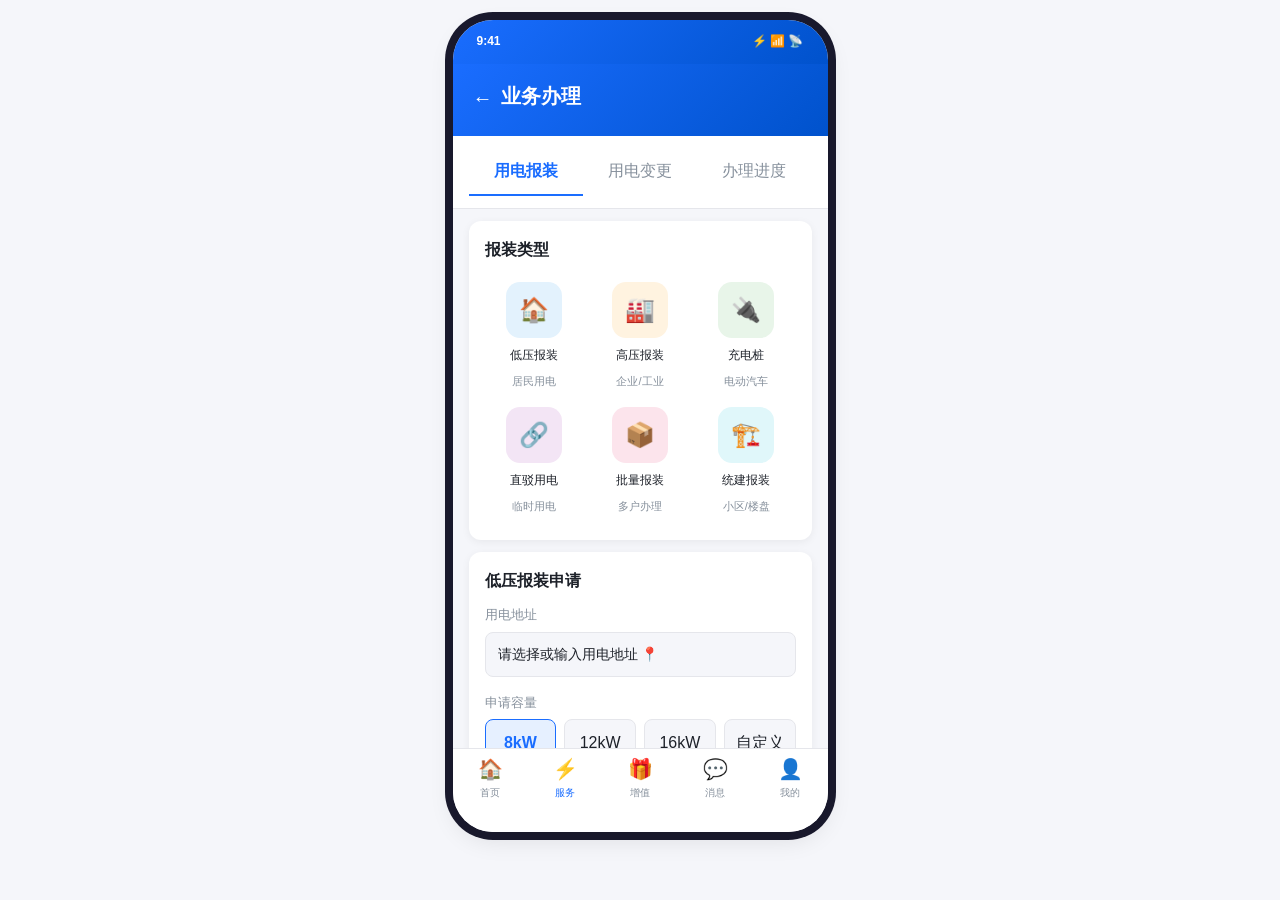
<file: prototypes/service.html>
<!DOCTYPE html>
<html lang="zh-CN">
<head>
  <meta charset="UTF-8">
  <meta name="viewport" content="width=device-width, initial-scale=1.0">
  <title>业务办理 — 南网在线</title>
  <link rel="stylesheet" href="../assets/style.css">
</head>
<body>
  <div class="phone-frame">
    <div class="status-bar"><span>9:41</span><span>⚡ 📶 📡</span></div>

    <div class="nav-bar">
      <div style="display:flex;align-items:center;gap:8px;">
        <span style="font-size:20px;cursor:pointer;">←</span>
        <h1>业务办理</h1>
      </div>
    </div>

    <div class="phone-content">
      <!-- Tab Selector -->
      <div style="display:flex;background:white;padding:12px 16px;gap:0;border-bottom:1px solid var(--border);">
        <div style="flex:1;text-align:center;padding:10px;font-weight:600;color:var(--primary);border-bottom:2px solid var(--primary);">用电报装</div>
        <div style="flex:1;text-align:center;padding:10px;color:var(--text-secondary);">用电变更</div>
        <div style="flex:1;text-align:center;padding:10px;color:var(--text-secondary);">办理进度</div>
      </div>

      <!-- Service Types -->
      <div class="card">
        <div class="card-title">报装类型</div>
        <div class="grid-menu" style="grid-template-columns:repeat(3,1fr);">
          <div class="grid-item">
            <div class="icon-wrapper" style="background:#e3f2fd;width:56px;height:56px;">🏠</div>
            <span class="label" style="font-weight:500;">低压报装</span>
            <span class="text-xs text-muted">居民用电</span>
          </div>
          <div class="grid-item">
            <div class="icon-wrapper" style="background:#fff3e0;width:56px;height:56px;">🏭</div>
            <span class="label" style="font-weight:500;">高压报装</span>
            <span class="text-xs text-muted">企业/工业</span>
          </div>
          <div class="grid-item">
            <div class="icon-wrapper" style="background:#e8f5e9;width:56px;height:56px;">🔌</div>
            <span class="label" style="font-weight:500;">充电桩</span>
            <span class="text-xs text-muted">电动汽车</span>
          </div>
          <div class="grid-item">
            <div class="icon-wrapper" style="background:#f3e5f5;width:56px;height:56px;">🔗</div>
            <span class="label" style="font-weight:500;">直驳用电</span>
            <span class="text-xs text-muted">临时用电</span>
          </div>
          <div class="grid-item">
            <div class="icon-wrapper" style="background:#fce4ec;width:56px;height:56px;">📦</div>
            <span class="label" style="font-weight:500;">批量报装</span>
            <span class="text-xs text-muted">多户办理</span>
          </div>
          <div class="grid-item">
            <div class="icon-wrapper" style="background:#e0f7fa;width:56px;height:56px;">🏗️</div>
            <span class="label" style="font-weight:500;">统建报装</span>
            <span class="text-xs text-muted">小区/楼盘</span>
          </div>
        </div>
      </div>

      <!-- Application Form Preview -->
      <div class="card">
        <div class="card-title">低压报装申请</div>
        <div style="display:flex;flex-direction:column;gap:16px;">
          <div>
            <label style="font-size:13px;color:var(--text-secondary);display:block;margin-bottom:6px;">用电地址</label>
            <div style="padding:10px 12px;background:#f5f6fa;border-radius:8px;font-size:14px;border:1px solid var(--border);">
              请选择或输入用电地址 📍
            </div>
          </div>
          <div>
            <label style="font-size:13px;color:var(--text-secondary);display:block;margin-bottom:6px;">申请容量</label>
            <div style="display:flex;gap:8px;">
              <div style="flex:1;padding:10px;text-align:center;background:var(--primary-light);color:var(--primary);border-radius:8px;font-weight:600;border:1px solid var(--primary);cursor:pointer;">8kW</div>
              <div style="flex:1;padding:10px;text-align:center;background:#f5f6fa;border-radius:8px;cursor:pointer;border:1px solid var(--border);">12kW</div>
              <div style="flex:1;padding:10px;text-align:center;background:#f5f6fa;border-radius:8px;cursor:pointer;border:1px solid var(--border);">16kW</div>
              <div style="flex:1;padding:10px;text-align:center;background:#f5f6fa;border-radius:8px;cursor:pointer;border:1px solid var(--border);">自定义</div>
            </div>
          </div>
          <div>
            <label style="font-size:13px;color:var(--text-secondary);display:block;margin-bottom:6px;">联系方式</label>
            <div style="padding:10px 12px;background:#f5f6fa;border-radius:8px;font-size:14px;border:1px solid var(--border);">
              请输入联系电话
            </div>
          </div>
        </div>
      </div>

      <!-- Materials Upload -->
      <div class="card">
        <div class="card-title">资料上传 <span class="tag tag-primary">支持刷脸免证件</span></div>
        <div style="display:flex;flex-direction:column;gap:12px;">
          <div style="display:flex;align-items:center;justify-content:space-between;padding:12px;background:#f5f6fa;border-radius:8px;">
            <div class="flex gap-sm" style="align-items:center;">
              <span style="font-size:20px;">🪪</span>
              <div>
                <div style="font-size:14px;font-weight:500;">身份证</div>
                <div class="text-xs text-muted">正反面照片</div>
              </div>
            </div>
            <span class="tag tag-success">已上传</span>
          </div>
          <div style="display:flex;align-items:center;justify-content:space-between;padding:12px;background:#f5f6fa;border-radius:8px;">
            <div class="flex gap-sm" style="align-items:center;">
              <span style="font-size:20px;">🏠</span>
              <div>
                <div style="font-size:14px;font-weight:500;">产权证明</div>
                <div class="text-xs text-muted">房产证或租赁合同</div>
              </div>
            </div>
            <span class="tag tag-warning">待上传</span>
          </div>
          <div style="display:flex;align-items:center;justify-content:space-between;padding:12px;background:#f5f6fa;border-radius:8px;">
            <div class="flex gap-sm" style="align-items:center;">
              <span style="font-size:20px;">📸</span>
              <div>
                <div style="font-size:14px;font-weight:500;">现场照片</div>
                <div class="text-xs text-muted">用电位置照片</div>
              </div>
            </div>
            <span class="tag tag-warning">待上传</span>
          </div>
        </div>
      </div>

      <!-- Process Steps -->
      <div class="card">
        <div class="card-title">办理流程</div>
        <div class="steps">
          <div class="step">
            <div class="step-dot done">✓</div>
            <div class="step-line"></div>
            <div class="step-content">
              <div class="step-title">提交申请</div>
              <div class="step-desc">在线填写报装申请表</div>
            </div>
          </div>
          <div class="step">
            <div class="step-dot active">2</div>
            <div class="step-line"></div>
            <div class="step-content">
              <div class="step-title">资料审核</div>
              <div class="step-desc">工作人员审核申请材料</div>
            </div>
          </div>
          <div class="step">
            <div class="step-dot pending">3</div>
            <div class="step-line"></div>
            <div class="step-content">
              <div class="step-title">现场勘查</div>
              <div class="step-desc">预约勘查、制定方案</div>
            </div>
          </div>
          <div class="step">
            <div class="step-dot pending">4</div>
            <div class="step-line"></div>
            <div class="step-content">
              <div class="step-title">装表接电</div>
              <div class="step-desc">安装电表、接通电源</div>
            </div>
          </div>
          <div class="step">
            <div class="step-dot pending">5</div>
            <div class="step-content">
              <div class="step-title">完成</div>
              <div class="step-desc">用电业务办理完成</div>
            </div>
          </div>
        </div>
      </div>

      <div style="padding:16px;">
        <button class="btn btn-primary btn-block" style="padding:14px;">提交报装申请</button>
      </div>

      <div style="height:20px;"></div>
    </div>

    <div class="tab-bar">
      <div class="tab-item"><div class="tab-icon">🏠</div><span>首页</span></div>
      <div class="tab-item active"><div class="tab-icon">⚡</div><span>服务</span></div>
      <div class="tab-item"><div class="tab-icon">🎁</div><span>增值</span></div>
      <div class="tab-item"><div class="tab-icon">💬</div><span>消息</span></div>
      <div class="tab-item"><div class="tab-icon">👤</div><span>我的</span></div>
    </div>
  </div>
</body>
</html>
</file>
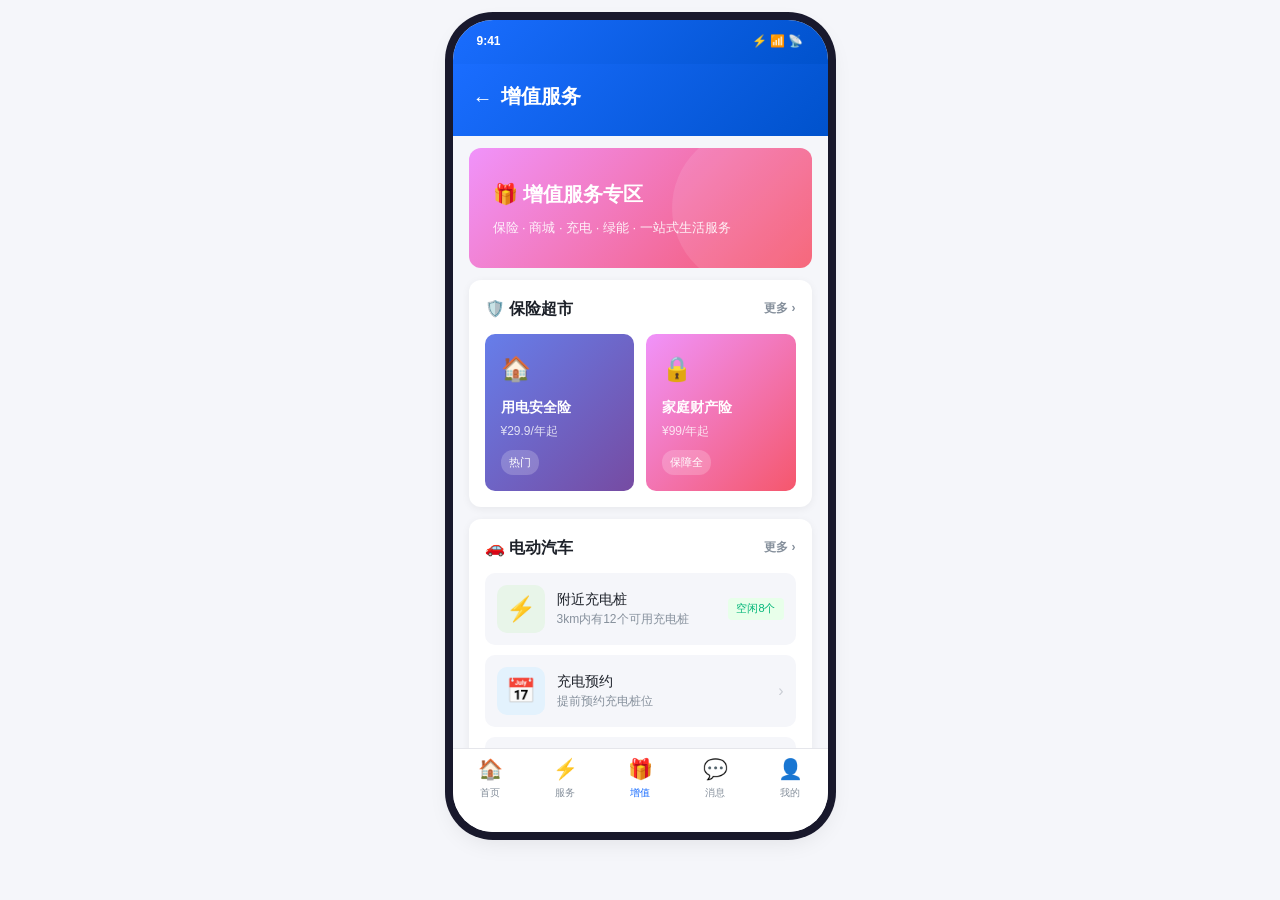
<file: prototypes/value-added.html>
<!DOCTYPE html>
<html lang="zh-CN">
<head>
  <meta charset="UTF-8">
  <meta name="viewport" content="width=device-width, initial-scale=1.0">
  <title>增值服务 — 南网在线</title>
  <link rel="stylesheet" href="../assets/style.css">
</head>
<body>
  <div class="phone-frame">
    <div class="status-bar"><span>9:41</span><span>⚡ 📶 📡</span></div>

    <div class="nav-bar">
      <div style="display:flex;align-items:center;gap:8px;">
        <span style="font-size:20px;cursor:pointer;">←</span>
        <h1>增值服务</h1>
      </div>
    </div>

    <div class="phone-content">
      <!-- Banner -->
      <div class="banner" style="background:linear-gradient(135deg, #f093fb 0%, #f5576c 100%);height:120px;">
        <div>
          <h2 style="font-size:20px;">🎁 增值服务专区</h2>
          <p>保险 · 商城 · 充电 · 绿能 · 一站式生活服务</p>
        </div>
        <div class="decoration"></div>
      </div>

      <!-- Insurance -->
      <div class="card">
        <div class="card-title">🛡️ 保险超市 <span class="more">更多 ›</span></div>
        <div style="display:flex;gap:12px;">
          <div style="flex:1;background:linear-gradient(135deg,#667eea,#764ba2);border-radius:10px;padding:16px;color:white;cursor:pointer;">
            <div style="font-size:24px;margin-bottom:8px;">🏠</div>
            <div style="font-size:14px;font-weight:600;">用电安全险</div>
            <div style="font-size:12px;opacity:0.8;margin-top:4px;">¥29.9/年起</div>
            <div style="margin-top:8px;font-size:11px;background:rgba(255,255,255,0.2);padding:4px 8px;border-radius:12px;display:inline-block;">热门</div>
          </div>
          <div style="flex:1;background:linear-gradient(135deg,#f093fb,#f5576c);border-radius:10px;padding:16px;color:white;cursor:pointer;">
            <div style="font-size:24px;margin-bottom:8px;">🔒</div>
            <div style="font-size:14px;font-weight:600;">家庭财产险</div>
            <div style="font-size:12px;opacity:0.8;margin-top:4px;">¥99/年起</div>
            <div style="margin-top:8px;font-size:11px;background:rgba(255,255,255,0.2);padding:4px 8px;border-radius:12px;display:inline-block;">保障全</div>
          </div>
        </div>
      </div>

      <!-- EV Charging -->
      <div class="card">
        <div class="card-title">🚗 电动汽车 <span class="more">更多 ›</span></div>
        <div style="display:flex;flex-direction:column;gap:10px;">
          <div style="display:flex;align-items:center;gap:12px;padding:12px;background:#f5f6fa;border-radius:10px;cursor:pointer;">
            <div style="width:48px;height:48px;background:#e8f5e9;border-radius:10px;display:flex;align-items:center;justify-content:center;font-size:24px;">⚡</div>
            <div style="flex:1;">
              <div style="font-size:14px;font-weight:500;">附近充电桩</div>
              <div style="font-size:12px;color:var(--text-secondary);">3km内有12个可用充电桩</div>
            </div>
            <span class="tag tag-success">空闲8个</span>
          </div>
          <div style="display:flex;align-items:center;gap:12px;padding:12px;background:#f5f6fa;border-radius:10px;cursor:pointer;">
            <div style="width:48px;height:48px;background:#e3f2fd;border-radius:10px;display:flex;align-items:center;justify-content:center;font-size:24px;">📅</div>
            <div style="flex:1;">
              <div style="font-size:14px;font-weight:500;">充电预约</div>
              <div style="font-size:12px;color:var(--text-secondary);">提前预约充电桩位</div>
            </div>
            <span style="color:var(--text-placeholder);">›</span>
          </div>
          <div style="display:flex;align-items:center;gap:12px;padding:12px;background:#f5f6fa;border-radius:10px;cursor:pointer;">
            <div style="width:48px;height:48px;background:#fff3e0;border-radius:10px;display:flex;align-items:center;justify-content:center;font-size:24px;">📊</div>
            <div style="flex:1;">
              <div style="font-size:14px;font-weight:500;">充电记录</div>
              <div style="font-size:12px;color:var(--text-secondary);">查看充电历史和费用</div>
            </div>
            <span style="color:var(--text-placeholder);">›</span>
          </div>
        </div>
      </div>

      <!-- Solar PV -->
      <div class="card">
        <div class="card-title">☀️ 光伏管家 <span class="tag tag-primary">企业服务</span></div>
        <div style="background:linear-gradient(135deg,#f6d365,#fda085);border-radius:10px;padding:16px;color:white;">
          <div style="display:flex;justify-content:space-between;align-items:center;">
            <div>
              <div style="font-size:13px;opacity:0.9;">今日发电量</div>
              <div style="font-size:28px;font-weight:700;margin:4px 0;">45.8 kWh</div>
              <div style="font-size:12px;opacity:0.8;">本月累计: 1,280 kWh</div>
            </div>
            <div style="text-align:center;">
              <div style="font-size:32px;">☀️</div>
              <div style="font-size:11px;margin-top:4px;">晴天</div>
            </div>
          </div>
          <div style="display:flex;gap:16px;margin-top:12px;padding-top:12px;border-top:1px solid rgba(255,255,255,0.3);">
            <div>
              <div style="font-size:11px;opacity:0.8;">收益</div>
              <div style="font-size:15px;font-weight:600;">¥32.06</div>
            </div>
            <div>
              <div style="font-size:11px;opacity:0.8;">减排CO₂</div>
              <div style="font-size:15px;font-weight:600;">32.6kg</div>
            </div>
            <div>
              <div style="font-size:11px;opacity:0.8;">设备状态</div>
              <div style="font-size:15px;font-weight:600;">正常</div>
            </div>
          </div>
        </div>
      </div>

      <!-- Green Power -->
      <div class="card">
        <div class="card-title">🌿 绿色用能 <span class="more">更多 ›</span></div>
        <div class="list-item" style="margin:-16px;border-radius:0;">
          <div class="item-icon" style="background:#e8f5e9;">🔋</div>
          <div class="item-content">
            <div class="item-title">绿电e购</div>
            <div class="item-desc">购买绿色电力，助力碳中和</div>
          </div>
          <span class="tag tag-success">新品</span>
        </div>
        <div class="list-item" style="margin:-16px;border-radius:0;">
          <div class="item-icon" style="background:#e0f7fa;">🌱</div>
          <div class="item-content">
            <div class="item-title">碳足迹查询</div>
            <div class="item-desc">查看您的用电碳排放数据</div>
          </div>
          <span class="item-arrow">›</span>
        </div>
        <div class="list-item" style="margin:-16px;margin-bottom:-16px;border-radius:0 0 12px 12px;">
          <div class="item-icon" style="background:#fff3e0;">📜</div>
          <div class="item-content">
            <div class="item-title">绿证查询</div>
            <div class="item-desc">绿色电力消费凭证</div>
          </div>
          <span class="item-arrow">›</span>
        </div>
      </div>

      <!-- Mall & Kitchen -->
      <div class="card">
        <div class="card-title">更多服务</div>
        <div class="grid-menu" style="grid-template-columns:repeat(3,1fr);">
          <div class="grid-item">
            <div class="icon-wrapper" style="background:#fce4ec;width:56px;height:56px;">🛒</div>
            <span class="label">扶贫商城</span>
          </div>
          <div class="grid-item">
            <div class="icon-wrapper" style="background:#fff3e0;width:56px;height:56px;">🍳</div>
            <span class="label">电气厨房</span>
          </div>
          <div class="grid-item">
            <div class="icon-wrapper" style="background:#e3f2fd;width:56px;height:56px;">🔧</div>
            <span class="label">配电运维</span>
          </div>
        </div>
      </div>

      <div style="height:20px;"></div>
    </div>

    <div class="tab-bar">
      <div class="tab-item"><div class="tab-icon">🏠</div><span>首页</span></div>
      <div class="tab-item"><div class="tab-icon">⚡</div><span>服务</span></div>
      <div class="tab-item active"><div class="tab-icon">🎁</div><span>增值</span></div>
      <div class="tab-item"><div class="tab-icon">💬</div><span>消息</span></div>
      <div class="tab-item"><div class="tab-icon">👤</div><span>我的</span></div>
    </div>
  </div>
</body>
</html>
</file>
<file: assets/style.css>
/* === 南网在线 APP 原型样式 === */

:root {
  --primary: #1a6dff;
  --primary-dark: #0052cc;
  --primary-light: #e6f0ff;
  --success: #00b578;
  --warning: #ff9c00;
  --danger: #ff4d4f;
  --bg: #f5f6fa;
  --card: #ffffff;
  --text: #1d2129;
  --text-secondary: #86909c;
  --text-placeholder: #c9cdd4;
  --border: #e5e6eb;
  --radius: 12px;
  --shadow: 0 2px 8px rgba(0,0,0,0.06);
  --shadow-lg: 0 8px 24px rgba(0,0,0,0.1);
}

* { margin: 0; padding: 0; box-sizing: border-box; }

body {
  font-family: -apple-system, BlinkMacSystemFont, 'PingFang SC', 'Hiragino Sans GB', 'Microsoft YaHei', sans-serif;
  background: var(--bg);
  color: var(--text);
  line-height: 1.6;
  -webkit-font-smoothing: antialiased;
}

/* Phone Frame */
.phone-frame {
  width: 375px;
  min-height: 812px;
  margin: 20px auto;
  background: var(--bg);
  border-radius: 40px;
  overflow: hidden;
  box-shadow: var(--shadow-lg), 0 0 0 8px #1a1a2e;
  position: relative;
}

.phone-frame .status-bar {
  height: 44px;
  background: linear-gradient(135deg, var(--primary), var(--primary-dark));
  display: flex;
  align-items: center;
  justify-content: space-between;
  padding: 0 24px;
  color: white;
  font-size: 12px;
  font-weight: 600;
}

/* Navigation Bar */
.nav-bar {
  background: linear-gradient(135deg, var(--primary), var(--primary-dark));
  padding: 16px 20px 20px;
  color: white;
}

.nav-bar h1 {
  font-size: 20px;
  font-weight: 600;
  margin-bottom: 4px;
}

.nav-bar .subtitle {
  font-size: 13px;
  opacity: 0.8;
}

/* Tab Bar */
.tab-bar {
  position: absolute;
  bottom: 0;
  left: 0;
  right: 0;
  height: 84px;
  background: white;
  display: flex;
  align-items: flex-start;
  border-top: 1px solid var(--border);
  padding-top: 8px;
}

.tab-item {
  flex: 1;
  display: flex;
  flex-direction: column;
  align-items: center;
  gap: 4px;
  font-size: 10px;
  color: var(--text-secondary);
  text-decoration: none;
  cursor: pointer;
}

.tab-item.active {
  color: var(--primary);
}

.tab-item .tab-icon {
  width: 24px;
  height: 24px;
  display: flex;
  align-items: center;
  justify-content: center;
  font-size: 20px;
}

/* Cards */
.card {
  background: var(--card);
  border-radius: var(--radius);
  margin: 12px 16px;
  padding: 16px;
  box-shadow: var(--shadow);
}

.card-title {
  font-size: 16px;
  font-weight: 600;
  margin-bottom: 12px;
  display: flex;
  align-items: center;
  justify-content: space-between;
}

.card-title .more {
  font-size: 12px;
  color: var(--text-secondary);
  text-decoration: none;
}

/* Grid Menu */
.grid-menu {
  display: grid;
  grid-template-columns: repeat(4, 1fr);
  gap: 16px 8px;
  padding: 8px 0;
}

.grid-item {
  display: flex;
  flex-direction: column;
  align-items: center;
  gap: 8px;
  text-decoration: none;
  color: var(--text);
  cursor: pointer;
}

.grid-item .icon-wrapper {
  width: 48px;
  height: 48px;
  border-radius: 14px;
  display: flex;
  align-items: center;
  justify-content: center;
  font-size: 24px;
  transition: transform 0.2s;
}

.grid-item:hover .icon-wrapper {
  transform: scale(1.08);
}

.grid-item .label {
  font-size: 12px;
  color: var(--text);
}

/* Banner */
.banner {
  margin: 12px 16px;
  border-radius: var(--radius);
  overflow: hidden;
  height: 140px;
  background: linear-gradient(135deg, #667eea 0%, #764ba2 100%);
  display: flex;
  align-items: center;
  padding: 24px;
  color: white;
  position: relative;
}

.banner h2 {
  font-size: 22px;
  font-weight: 700;
  margin-bottom: 8px;
}

.banner p {
  font-size: 13px;
  opacity: 0.9;
}

.banner .decoration {
  position: absolute;
  right: -20px;
  top: -20px;
  width: 160px;
  height: 160px;
  border-radius: 50%;
  background: rgba(255,255,255,0.1);
}

/* Section */
.section {
  padding: 0 16px;
  margin: 16px 0;
}

.section-header {
  display: flex;
  justify-content: space-between;
  align-items: center;
  margin-bottom: 12px;
}

.section-title {
  font-size: 17px;
  font-weight: 600;
}

.section-more {
  font-size: 13px;
  color: var(--text-secondary);
  text-decoration: none;
}

/* List Items */
.list-item {
  display: flex;
  align-items: center;
  padding: 14px 16px;
  background: var(--card);
  border-bottom: 1px solid var(--border);
  gap: 12px;
  cursor: pointer;
  transition: background 0.2s;
}

.list-item:hover {
  background: var(--primary-light);
}

.list-item:last-child {
  border-bottom: none;
}

.list-item .item-icon {
  width: 40px;
  height: 40px;
  border-radius: 10px;
  display: flex;
  align-items: center;
  justify-content: center;
  font-size: 18px;
  flex-shrink: 0;
}

.list-item .item-content {
  flex: 1;
}

.list-item .item-title {
  font-size: 15px;
  font-weight: 500;
}

.list-item .item-desc {
  font-size: 12px;
  color: var(--text-secondary);
  margin-top: 2px;
}

.list-item .item-arrow {
  color: var(--text-placeholder);
  font-size: 14px;
}

/* Buttons */
.btn {
  display: inline-flex;
  align-items: center;
  justify-content: center;
  padding: 10px 20px;
  border-radius: 8px;
  font-size: 14px;
  font-weight: 500;
  border: none;
  cursor: pointer;
  transition: all 0.2s;
  gap: 6px;
}

.btn-primary {
  background: var(--primary);
  color: white;
}

.btn-primary:hover {
  background: var(--primary-dark);
}

.btn-outline {
  background: transparent;
  color: var(--primary);
  border: 1px solid var(--primary);
}

.btn-block {
  width: 100%;
}

/* Tags */
.tag {
  display: inline-flex;
  align-items: center;
  padding: 2px 8px;
  border-radius: 4px;
  font-size: 11px;
  font-weight: 500;
}

.tag-success { background: #e8ffea; color: var(--success); }
.tag-warning { background: #fff7e8; color: var(--warning); }
.tag-danger { background: #ffe8e8; color: var(--danger); }
.tag-primary { background: var(--primary-light); color: var(--primary); }

/* Status Indicator */
.status-dot {
  width: 8px;
  height: 8px;
  border-radius: 50%;
  display: inline-block;
  margin-right: 6px;
}

.status-dot.success { background: var(--success); }
.status-dot.warning { background: var(--warning); }
.status-dot.danger { background: var(--danger); }

/* Billing Card */
.billing-card {
  background: linear-gradient(135deg, var(--primary), var(--primary-dark));
  border-radius: var(--radius);
  padding: 20px;
  color: white;
  margin: 12px 16px;
}

.billing-card .amount {
  font-size: 36px;
  font-weight: 700;
  margin: 8px 0;
}

.billing-card .label {
  font-size: 13px;
  opacity: 0.8;
}

.billing-card .actions {
  display: flex;
  gap: 12px;
  margin-top: 16px;
}

.billing-card .btn {
  background: rgba(255,255,255,0.2);
  color: white;
  backdrop-filter: blur(10px);
}

.billing-card .btn:hover {
  background: rgba(255,255,255,0.3);
}

/* Progress */
.progress-bar {
  height: 6px;
  background: var(--border);
  border-radius: 3px;
  overflow: hidden;
  margin: 8px 0;
}

.progress-bar .fill {
  height: 100%;
  border-radius: 3px;
  transition: width 0.5s ease;
}

/* Steps */
.steps {
  padding: 16px 0;
}

.step {
  display: flex;
  gap: 12px;
  position: relative;
  padding-bottom: 24px;
}

.step:last-child {
  padding-bottom: 0;
}

.step .step-dot {
  width: 24px;
  height: 24px;
  border-radius: 50%;
  display: flex;
  align-items: center;
  justify-content: center;
  font-size: 12px;
  flex-shrink: 0;
  font-weight: 600;
}

.step .step-dot.active {
  background: var(--primary);
  color: white;
}

.step .step-dot.done {
  background: var(--success);
  color: white;
}

.step .step-dot.pending {
  background: var(--border);
  color: var(--text-secondary);
}

.step .step-line {
  position: absolute;
  left: 11px;
  top: 24px;
  width: 2px;
  height: calc(100% - 24px);
  background: var(--border);
}

.step:last-child .step-line {
  display: none;
}

.step .step-content {
  flex: 1;
}

.step .step-title {
  font-size: 14px;
  font-weight: 500;
}

.step .step-desc {
  font-size: 12px;
  color: var(--text-secondary);
  margin-top: 2px;
}

/* Charts placeholder */
.chart-placeholder {
  height: 160px;
  background: linear-gradient(180deg, var(--primary-light) 0%, transparent 100%);
  border-radius: 8px;
  display: flex;
  align-items: center;
  justify-content: center;
  color: var(--text-secondary);
  font-size: 13px;
}

/* Page navigation index */
.page-grid {
  display: grid;
  grid-template-columns: repeat(auto-fill, minmax(160px, 1fr));
  gap: 16px;
  padding: 24px;
  max-width: 800px;
  margin: 0 auto;
}

.page-card {
  background: var(--card);
  border-radius: var(--radius);
  padding: 20px;
  text-align: center;
  box-shadow: var(--shadow);
  cursor: pointer;
  transition: all 0.3s;
  text-decoration: none;
  color: var(--text);
}

.page-card:hover {
  transform: translateY(-4px);
  box-shadow: var(--shadow-lg);
}

.page-card .emoji {
  font-size: 32px;
  margin-bottom: 8px;
}

.page-card .name {
  font-size: 14px;
  font-weight: 600;
}

/* Device info section */
.device-info {
  display: flex;
  gap: 12px;
  padding: 12px 0;
}

.info-item {
  flex: 1;
  text-align: center;
  padding: 12px;
  background: var(--primary-light);
  border-radius: 8px;
}

.info-item .value {
  font-size: 20px;
  font-weight: 700;
  color: var(--primary);
}

.info-item .label {
  font-size: 11px;
  color: var(--text-secondary);
  margin-top: 4px;
}

/* Utilities */
.flex { display: flex; }
.flex-center { display: flex; align-items: center; justify-content: center; }
.gap-sm { gap: 8px; }
.gap-md { gap: 12px; }
.mt-sm { margin-top: 8px; }
.mt-md { margin-top: 12px; }
.mb-md { margin-bottom: 12px; }
.text-sm { font-size: 12px; }
.text-xs { font-size: 11px; }
.text-muted { color: var(--text-secondary); }
.text-primary { color: var(--primary); }
.text-success { color: var(--success); }
.text-danger { color: var(--danger); }
.text-center { text-align: center; }
.font-bold { font-weight: 600; }
.rounded { border-radius: var(--radius); }

/* Scrollable content area */
.phone-content {
  height: calc(812px - 44px - 84px);
  overflow-y: auto;
  padding-bottom: 20px;
}

.phone-content::-webkit-scrollbar {
  width: 0;
}

/* Responsive */
@media (max-width: 420px) {
  .phone-frame {
    width: 100%;
    min-height: 100vh;
    border-radius: 0;
    box-shadow: none;
    margin: 0;
  }
  
  .phone-content {
    min-height: calc(100vh - 44px - 84px);
  }
}
</file>
